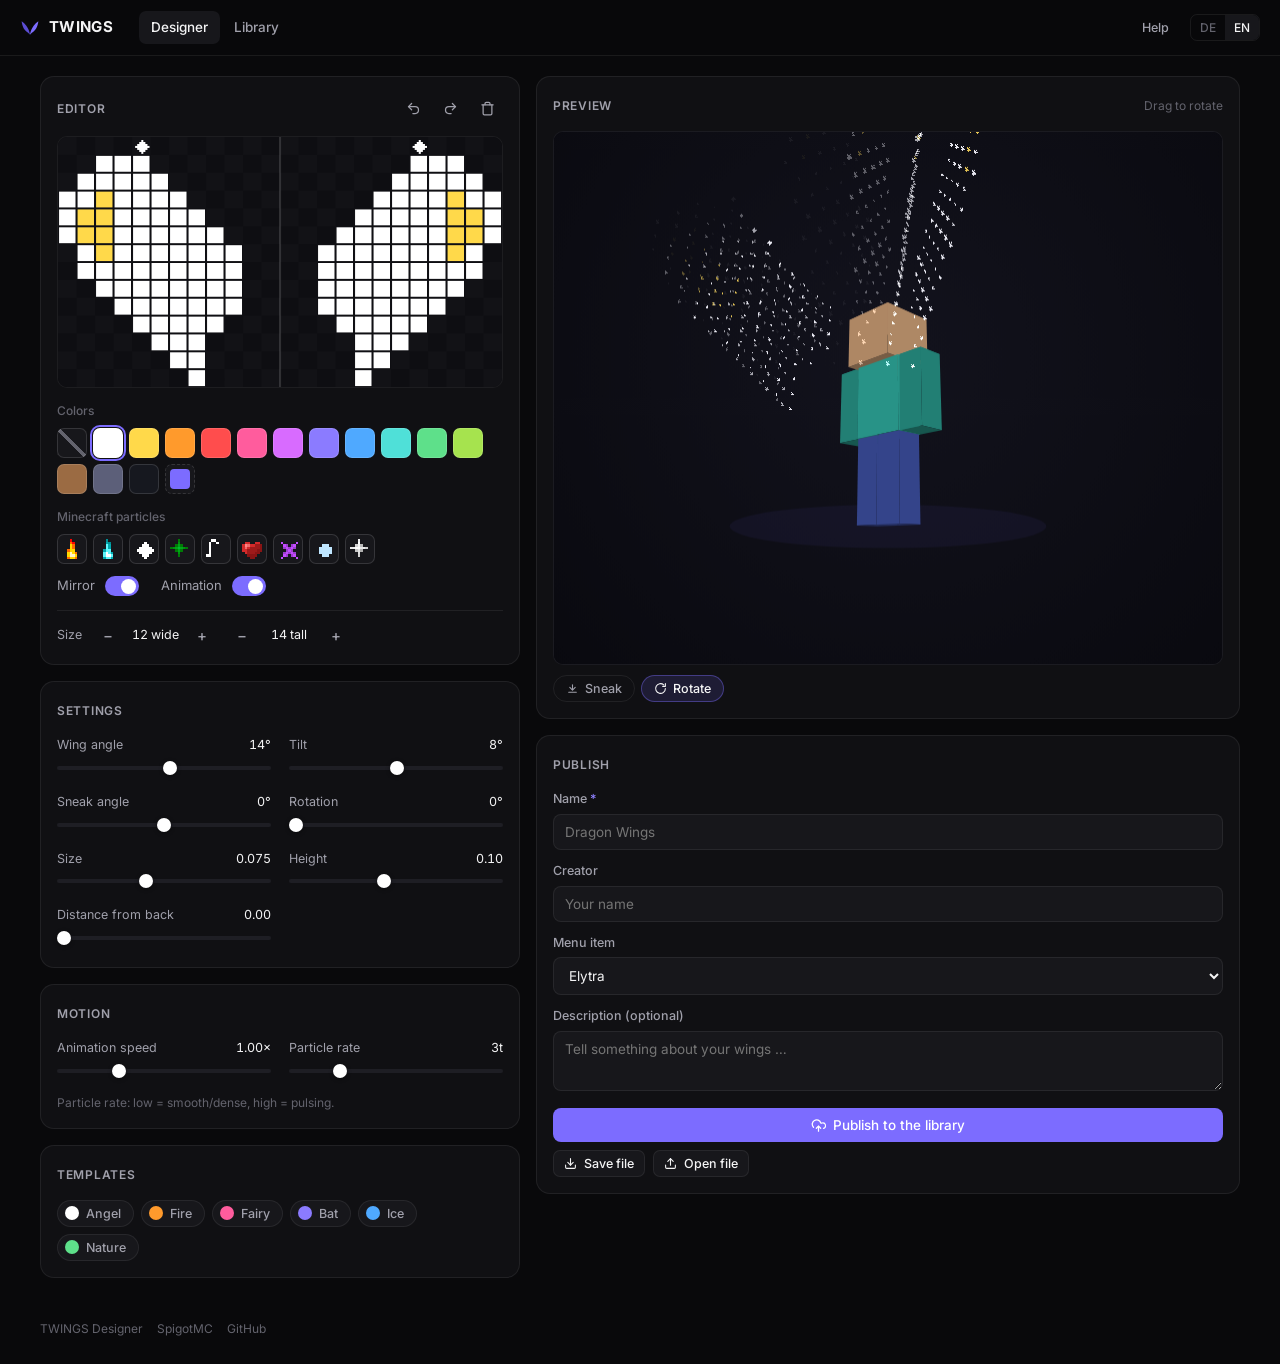
<file: designer/index.html>
<!DOCTYPE html>
<html lang="de">
<head>
<meta charset="UTF-8">
<meta name="viewport" content="width=device-width, initial-scale=1.0">
<title>TWINGS Designer</title>
<meta name="description" content="Design custom Minecraft particle wings in your browser — with a live 3D preview.">
<link rel="preconnect" href="https://fonts.googleapis.com">
<link rel="preconnect" href="https://fonts.gstatic.com" crossorigin>
<link href="https://fonts.googleapis.com/css2?family=Inter:wght@400;500;600;700&display=swap" rel="stylesheet">
<link rel="stylesheet" href="assets/style.css">
</head>
<body>

<nav class="nav">
  <a class="brand" href="index.html">
    <svg width="20" height="20" viewBox="0 0 24 24" fill="none">
      <path d="M12 20C12 20 13 10 22 4C22 4 21.5 12.5 16 16.5C13.5 18.3 12 20 12 20Z" fill="#7c6cff"/>
      <path d="M12 20C12 20 11 10 2 4C2 4 2.5 12.5 8 16.5C10.5 18.3 12 20 12 20Z" fill="#5b4dd4"/>
    </svg>
    TWINGS
  </a>
  <div class="nav-tabs">
    <a class="nav-tab active" href="index.html" data-i18n="navDesigner">Designer</a>
    <a class="nav-tab" href="library.html" data-i18n="navLibrary">Bibliothek</a>
  </div>
  <div class="nav-right">
    <button class="btn btn-ghost btn-sm" id="helpBtn" data-i18n="help">Hilfe</button>
    <div class="lang-switch">
      <button class="lang-opt" data-lang="de">DE</button>
      <button class="lang-opt" data-lang="en">EN</button>
    </div>
  </div>
</nav>

<main class="page workspace">
  <!-- ============ left: editor ============ -->
  <div class="col">
    <section class="panel">
      <div class="panel-head">
        <h2 class="panel-title" data-i18n="editor">Editor</h2>
        <div class="panel-tools">
          <button class="btn btn-ghost btn-icon" id="undoBtn" title="Rückgängig (Cmd+Z)">
            <svg viewBox="0 0 24 24" fill="none" stroke="currentColor" stroke-width="2" stroke-linecap="round" stroke-linejoin="round"><path d="M9 14 4 9l5-5"/><path d="M4 9h10.5a5.5 5.5 0 0 1 0 11H11"/></svg>
          </button>
          <button class="btn btn-ghost btn-icon" id="redoBtn" title="Wiederholen">
            <svg viewBox="0 0 24 24" fill="none" stroke="currentColor" stroke-width="2" stroke-linecap="round" stroke-linejoin="round"><path d="m15 14 5-5-5-5"/><path d="M20 9H9.5a5.5 5.5 0 0 0 0 11H13"/></svg>
          </button>
          <button class="btn btn-ghost btn-icon" id="clearBtn" title="Alles löschen">
            <svg viewBox="0 0 24 24" fill="none" stroke="currentColor" stroke-width="2" stroke-linecap="round" stroke-linejoin="round"><path d="M3 6h18"/><path d="M19 6v14a2 2 0 0 1-2 2H7a2 2 0 0 1-2-2V6"/><path d="M8 6V4a2 2 0 0 1 2-2h4a2 2 0 0 1 2 2v2"/></svg>
          </button>
        </div>
      </div>

      <canvas id="grid"></canvas>

      <div class="section-label" data-i18n="colors">Farben</div>
      <div class="palette" id="colorPalette"></div>

      <div class="section-label" data-i18n="particles">Minecraft-Partikel</div>
      <div class="palette" id="specialPalette"></div>

      <div class="switch-group">
        <div class="switch-row">
          <span class="label" data-i18n="mirror">Spiegeln</span>
          <button class="switch" id="mirrorSwitch" role="switch" aria-checked="true"></button>
        </div>
        <div class="switch-row">
          <span class="label" data-i18n="anim">Animation</span>
          <button class="switch" id="animSwitch" role="switch" aria-checked="true"></button>
        </div>
      </div>

      <div class="size-controls">
        <span class="size-label" data-i18n="canvasSize">Größe</span>
        <div class="stepper">
          <button class="btn btn-ghost btn-icon" data-size="w" data-d="-1" title="−">−</button>
          <span class="stepper-val"><span id="gridWVal"></span> <span data-i18n="wide">breit</span></span>
          <button class="btn btn-ghost btn-icon" data-size="w" data-d="1" title="+">+</button>
        </div>
        <div class="stepper">
          <button class="btn btn-ghost btn-icon" data-size="h" data-d="-1" title="−">−</button>
          <span class="stepper-val"><span id="gridHVal"></span> <span data-i18n="tall">hoch</span></span>
          <button class="btn btn-ghost btn-icon" data-size="h" data-d="1" title="+">+</button>
        </div>
      </div>
    </section>

    <section class="panel">
      <div class="panel-head"><h2 class="panel-title" data-i18n="settings">Einstellungen</h2></div>
      <div class="sliders">
        <div class="slider"><label><span data-i18n="sAngle">Flügel-Winkel</span><output id="degVal"></output></label>
          <input type="range" id="deg" min="-60" max="80" step="1"></div>
        <div class="slider"><label><span data-i18n="sTilt">Neigung</span><output id="tiltVal"></output></label>
          <input type="range" id="tilt" min="-45" max="60" step="1"></div>
        <div class="slider"><label><span data-i18n="sSneak">Schleich-Winkel</span><output id="sneakAddVal"></output></label>
          <input type="range" id="sneakAdd" min="-45" max="45" step="1"></div>
        <div class="slider"><label><span data-i18n="sRotation">Rotation</span><output id="rotationVal"></output></label>
          <input type="range" id="rotation" min="0" max="90" step="1"></div>
        <div class="slider"><label><span data-i18n="sSpacing">Größe</span><output id="spacingVal"></output></label>
          <input type="range" id="spacing" min="0.03" max="0.14" step="0.005"></div>
        <div class="slider"><label><span data-i18n="sUp">Höhe</span><output id="moveupVal"></output></label>
          <input type="range" id="moveup" min="-1" max="1.5" step="0.05"></div>
        <div class="slider"><label><span data-i18n="sBack">Abstand zum Rücken</span><output id="movebackVal"></output></label>
          <input type="range" id="moveback" min="0" max="1.5" step="0.05"></div>
      </div>
    </section>

    <section class="panel">
      <div class="panel-head"><h2 class="panel-title" data-i18n="motion">Bewegung</h2></div>
      <div class="sliders">
        <div class="slider"><label><span data-i18n="sAnimSpeed">Animations-Tempo</span><output id="animSpeedVal"></output></label>
          <input type="range" id="animSpeed" min="0.25" max="3" step="0.05"></div>
        <div class="slider"><label><span data-i18n="sRespawn">Partikel-Rate</span><output id="respawnRateVal"></output></label>
          <input type="range" id="respawnRate" min="1" max="10" step="1"></div>
      </div>
      <p class="hint" data-i18n="respawnHint" style="margin:10px 0 0;font-size:12px;color:var(--text-3)">Partikel-Rate: niedrig = flüssig/dicht, hoch = pulsierend.</p>
    </section>

    <section class="panel">
      <div class="panel-head"><h2 class="panel-title" data-i18n="templates">Vorlagen</h2></div>
      <div class="chips" id="templates"></div>
    </section>
  </div>

  <!-- ============ right: preview + publish ============ -->
  <div class="col">
    <section class="panel">
      <div class="panel-head">
        <h2 class="panel-title" data-i18n="preview">Vorschau</h2>
        <span style="font-size:12px;color:var(--text-3)" data-i18n="dragHint">Ziehen zum Drehen</span>
      </div>
      <canvas id="preview"></canvas>
      <div class="preview-controls">
        <button class="pill-toggle" id="sneakBtn">
          <svg viewBox="0 0 24 24" fill="none" stroke="currentColor" stroke-width="2" stroke-linecap="round" stroke-linejoin="round"><path d="M12 5v9"/><path d="m7 10 5 5 5-5"/><path d="M5 19h14"/></svg>
          <span data-i18n="sneak">Schleichen</span>
        </button>
        <button class="pill-toggle on" id="spinBtn">
          <svg viewBox="0 0 24 24" fill="none" stroke="currentColor" stroke-width="2" stroke-linecap="round" stroke-linejoin="round"><path d="M21 12a9 9 0 1 1-3-6.7"/><path d="M21 3v5h-5"/></svg>
          <span data-i18n="spin">Drehen</span>
        </button>
      </div>
    </section>

    <section class="panel">
      <div class="panel-head"><h2 class="panel-title" data-i18n="publish">Veröffentlichen</h2></div>
      <div class="field"><span><span data-i18n="nameLabel">Name</span> <span class="req">*</span></span>
        <input type="text" id="wingName" maxlength="40" data-i18n-ph="namePh" placeholder="Drachenflügel"></div>
      <div class="field"><span data-i18n="creatorLabel">Ersteller</span>
        <input type="text" id="creatorName" maxlength="30" data-i18n-ph="creatorPh" placeholder="Dein Name"></div>
      <div class="field"><span data-i18n="materialLabel">Menü-Item</span>
        <select id="wingMaterial"></select></div>
      <div class="field"><span data-i18n="descLabel">Beschreibung (optional)</span>
        <textarea id="wingDesc" maxlength="300" rows="2" data-i18n-ph="descPh" placeholder="Erzähl etwas über deine Flügel …"></textarea></div>
      <div class="actions">
        <button class="btn btn-primary btn-block" id="publishBtn">
          <svg viewBox="0 0 24 24" fill="none" stroke="currentColor" stroke-width="2" stroke-linecap="round" stroke-linejoin="round"><path d="M12 13v8"/><path d="M8.5 16.5 12 13l3.5 3.5"/><path d="M20 16.7A4.5 4.5 0 0 0 17.5 8h-1.8A7 7 0 1 0 4 14.9"/></svg>
          <span data-i18n="publishBtn">In der Bibliothek veröffentlichen</span>
        </button>
      </div>
      <div class="actions" style="margin-top:8px">
        <button class="btn btn-sm" id="exportBtn">
          <svg viewBox="0 0 24 24" fill="none" stroke="currentColor" stroke-width="2" stroke-linecap="round" stroke-linejoin="round"><path d="M21 15v4a2 2 0 0 1-2 2H5a2 2 0 0 1-2-2v-4"/><path d="m7 10 5 5 5-5"/><path d="M12 15V3"/></svg>
          <span data-i18n="export">Datei speichern</span>
        </button>
        <button class="btn btn-sm" id="importBtn">
          <svg viewBox="0 0 24 24" fill="none" stroke="currentColor" stroke-width="2" stroke-linecap="round" stroke-linejoin="round"><path d="M21 15v4a2 2 0 0 1-2 2H5a2 2 0 0 1-2-2v-4"/><path d="m7 8 5-5 5 5"/><path d="M12 3v12"/></svg>
          <span data-i18n="import">Datei öffnen</span>
        </button>
        <input type="file" id="importFile" accept=".yml,.yaml,.png,.jpg,.jpeg,.gif" hidden>
      </div>
    </section>
  </div>
</main>

<footer class="footer">
  <span>TWINGS Designer</span>
  <a href="https://www.spigotmc.org/resources/82088/" target="_blank" rel="noopener">SpigotMC</a>
  <a href="https://github.com/JasonHolweg/TWINGS" target="_blank" rel="noopener">GitHub</a>
</footer>

<!-- ============ dialogs ============ -->
<dialog id="helpDialog">
  <h3 data-i18n="helpTitle">So funktioniert’s</h3>
  <ol>
    <li data-i18n="help1">Wähle eine Farbe oder einen Minecraft-Partikel und male dein Muster. Mit „Spiegeln“ bleiben beide Flügel symmetrisch.</li>
    <li data-i18n="help2">Rechts siehst du live, wie die Flügel im Spiel aussehen — ziehe, um dich zu drehen.</li>
    <li data-i18n="help3">Gib deinen Flügeln einen Namen und veröffentliche sie in der Bibliothek.</li>
    <li data-i18n="help4">Du bekommst einen Befehl wie /twings install ab12cd34. Gib ihn einem Server-Admin — fertig!</li>
  </ol>
  <div class="dialog-actions">
    <button class="btn btn-primary" onclick="this.closest('dialog').close()" data-i18n="ok">Verstanden</button>
  </div>
</dialog>

<dialog id="publishDialog">
  <h3 data-i18n="publishedTitle">Veröffentlicht!</h3>
  <p class="dialog-sub" data-i18n="publishedSub">Deine Flügel sind jetzt in der Bibliothek. Mit diesem Befehl installiert sie jeder Server-Admin:</p>
  <div class="command-box">
    <code id="cmdText">/twings install …</code>
    <button class="btn btn-sm" id="copyCmdBtn">
      <svg viewBox="0 0 24 24" fill="none" stroke="currentColor" stroke-width="2" stroke-linecap="round" stroke-linejoin="round"><rect x="9" y="9" width="13" height="13" rx="2"/><path d="M5 15H4a2 2 0 0 1-2-2V4a2 2 0 0 1 2-2h9a2 2 0 0 1 2 2v1"/></svg>
      <span data-i18n="copy">Kopieren</span>
    </button>
  </div>
  <div class="dialog-actions">
    <a class="btn" href="library.html" data-i18n="viewInLibrary">In der Bibliothek ansehen</a>
    <button class="btn btn-primary" onclick="this.closest('dialog').close()" data-i18n="close">Schließen</button>
  </div>
</dialog>

<script src="assets/textures.js"></script>
<script src="assets/app.js"></script>
<script>
"use strict";
/* =========================================================================
   TWINGS Designer — editor, live 3D preview (exact plugin render math),
   publish flow. Shared logic lives in assets/app.js.
   ========================================================================= */

setPageStrings({
  de: {
    editor: "Editor", colors: "Farben", particles: "Minecraft-Partikel",
    mirror: "Spiegeln", anim: "Animation", settings: "Einstellungen",
    sAngle: "Flügel-Winkel", sTilt: "Neigung", sSpacing: "Größe", sUp: "Höhe", sBack: "Abstand zum Rücken",
    sSneak: "Schleich-Winkel", sRotation: "Rotation",
    motion: "Bewegung", sAnimSpeed: "Animations-Tempo", sRespawn: "Partikel-Rate",
    respawnHint: "Partikel-Rate: niedrig = flüssig/dicht, hoch = pulsierend.",
    canvasSize: "Größe", wide: "breit", tall: "hoch", materialLabel: "Menü-Item",
    templates: "Vorlagen", preview: "Vorschau", dragHint: "Ziehen zum Drehen",
    sneak: "Schleichen", spin: "Drehen",
    publish: "Veröffentlichen", nameLabel: "Name", creatorLabel: "Ersteller",
    descLabel: "Beschreibung (optional)",
    namePh: "Drachenflügel", creatorPh: "Dein Name", descPh: "Erzähl etwas über deine Flügel …",
    publishBtn: "In der Bibliothek veröffentlichen", publishing: "Wird veröffentlicht …", published: "Veröffentlicht ✓",
    export: "Datei speichern", import: "Datei öffnen",
    helpTitle: "So funktioniert’s",
    help1: "Wähle eine Farbe oder einen Minecraft-Partikel und male dein Muster. Mit „Spiegeln“ bleiben beide Flügel symmetrisch.",
    help2: "Rechts siehst du live, wie die Flügel im Spiel aussehen — ziehe, um dich zu drehen.",
    help3: "Gib deinen Flügeln einen Namen und veröffentliche sie in der Bibliothek.",
    help4: "Du bekommst einen Befehl wie /twings install ab12cd34. Gib ihn einem Server-Admin — fertig!",
    ok: "Verstanden",
    publishedTitle: "Veröffentlicht!",
    publishedSub: "Deine Flügel sind jetzt in der Bibliothek. Mit diesem Befehl installiert sie jeder Server-Admin:",
    viewInLibrary: "In der Bibliothek ansehen",
    saved: "Datei gespeichert", loaded: "Geladen", cleared: "Alles gelöscht",
    needName: "Gib deinen Flügeln zuerst einen Namen.", needPixels: "Male zuerst ein paar Pixel.",
    badFile: "Diese Datei kann nicht gelesen werden.",
    publishFailed: "Veröffentlichen hat nicht geklappt.", rateLimited: "Zu viele Veröffentlichungen — probier es später wieder.",
    remixLoaded: "Flügel aus der Bibliothek geladen",
    mirrorOn: "Spiegeln an — beide Seiten bleiben gleich.", mirrorOff: "Spiegeln aus — du malst das ganze Bild.",
    tplAngel: "Engel", tplFire: "Feuer", tplFairy: "Fee", tplBat: "Fledermaus", tplIce: "Eis", tplNature: "Natur",
    eraser: "Radierer", customColor: "Eigene Farbe",
  },
  en: {
    editor: "Editor", colors: "Colors", particles: "Minecraft particles",
    mirror: "Mirror", anim: "Animation", settings: "Settings",
    sAngle: "Wing angle", sTilt: "Tilt", sSpacing: "Size", sUp: "Height", sBack: "Distance from back",
    sSneak: "Sneak angle", sRotation: "Rotation",
    motion: "Motion", sAnimSpeed: "Animation speed", sRespawn: "Particle rate",
    respawnHint: "Particle rate: low = smooth/dense, high = pulsing.",
    canvasSize: "Size", wide: "wide", tall: "tall", materialLabel: "Menu item",
    templates: "Templates", preview: "Preview", dragHint: "Drag to rotate",
    sneak: "Sneak", spin: "Rotate",
    publish: "Publish", nameLabel: "Name", creatorLabel: "Creator",
    descLabel: "Description (optional)",
    namePh: "Dragon Wings", creatorPh: "Your name", descPh: "Tell something about your wings …",
    publishBtn: "Publish to the library", publishing: "Publishing …", published: "Published ✓",
    export: "Save file", import: "Open file",
    helpTitle: "How it works",
    help1: "Pick a color or a Minecraft particle and paint your pattern. “Mirror” keeps both wings symmetric.",
    help2: "The right side shows live how your wings look in-game — drag to rotate.",
    help3: "Give your wings a name and publish them to the library.",
    help4: "You get a command like /twings install ab12cd34. Give it to a server admin — done!",
    ok: "Got it",
    publishedTitle: "Published!",
    publishedSub: "Your wings are now in the library. Any server admin can install them with this command:",
    viewInLibrary: "View in library",
    saved: "File saved", loaded: "Loaded", cleared: "Cleared",
    needName: "Give your wings a name first.", needPixels: "Paint a few pixels first.",
    badFile: "Cannot read that file.",
    publishFailed: "Publishing failed.", rateLimited: "Too many publishes — try again later.",
    remixLoaded: "Wing loaded from the library",
    mirrorOn: "Mirror on — both sides stay identical.", mirrorOff: "Mirror off — you paint the whole picture.",
    tplAngel: "Angel", tplFire: "Fire", tplFairy: "Fairy", tplBat: "Bat", tplIce: "Ice", tplNature: "Nature",
    eraser: "Eraser", customColor: "Custom color",
  },
});

const BASE_COLORS = ["#ffffff", "#ffd94a", "#ff9a2c", "#ff4d4d", "#ff5c9d", "#d86bff",
                     "#8b7bff", "#4fa9ff", "#4fe0d8", "#5ee08a", "#a6e34e", "#9b6b43", "#5c5f79", "#16181f"];

/* ---------------- state ---------------- */
const DEFAULT_W = 12, DEFAULT_H = 14;
let state = {
  w: DEFAULT_W, h: DEFAULT_H,
  cells: new Array(DEFAULT_W * DEFAULT_H).fill(null),
  mirror: true, animated: true,
  deg: 10, tilt: 10, spacing: 0.07, moveup: 0, moveback: 0,
  sneakAdd: 0, rotation: 0, geometryCols: null,
  animSpeed: 1, respawnRate: 3, material: "ELYTRA",
  name: "", creator: "",
};
const MATERIALS = ["ELYTRA", "FEATHER", "MAP", "COOKIE", "NETHER_STAR", "FIRE_CHARGE",
  "BLAZE_POWDER", "GHAST_TEAR", "PHANTOM_MEMBRANE", "DRAGON_BREATH", "AMETHYST_SHARD",
  "GLOW_INK_SAC", "PAPER", "BONE", "ENDER_PEARL", "PRISMARINE_CRYSTALS"];
let brush = { t: "c", hex: "#ffffff" };
let undoStack = [], redoStack = [];
let sneaking = false, autoSpin = true;

function cellAt(c, r) { return state.cells[r * state.w + c] ?? null; }
function setCell(c, r, v) { if (c >= 0 && c < state.w && r >= 0 && r < state.h) state.cells[r * state.w + c] = v; }
// Snapshot the full editable state (not just cells) so undo restores the mirror
// flag and settings that width-changing operations like the mirror toggle mutate.
const SNAPSHOT_KEYS = ["w", "h", "mirror", "animated", "deg", "tilt", "spacing", "moveup", "moveback", "sneakAdd", "rotation", "geometryCols", "animSpeed", "respawnRate", "material"];
function snapshot() {
  const s = { cells: state.cells };
  for (const k of SNAPSHOT_KEYS) s[k] = state[k];
  return JSON.stringify(s);
}
function pushUndo() {
  undoStack.push(snapshot());
  if (undoStack.length > 60) undoStack.shift();
  redoStack.length = 0;
  state.geometryCols = null;
}
function restore(snap) {
  const s = JSON.parse(snap);
  state.cells = s.cells;
  for (const k of SNAPSHOT_KEYS) if (k in s) state[k] = s[k];
  if (typeof resetPuffs === "function") resetPuffs();
  syncControls(); drawGrid(); persist();
}
function persist() {
  store.set("twings.design", JSON.stringify(state));
  if (typeof markDirty === "function") markDirty(); // re-enable publish after any edit
}
function loadPersisted() {
  try {
    const s = JSON.parse(store.get("twings.design"));
    if (s && Array.isArray(s.cells) && s.w > 0) state = Object.assign(state, s);
  } catch (e) {}
}

/* ---------------- grid editor ---------------- */
const grid = document.getElementById("grid");
const gtx = grid.getContext("2d");

function displayCols() { return state.mirror ? state.w * 2 : state.w; }
function storedCol(dc) {
  if (!state.mirror) return dc;
  return dc < state.w ? dc : (state.w - 1) - (dc - state.w);
}
function drawGrid() {
  const cols = displayCols(), rows = state.h;
  const wCss = grid.clientWidth || 440;
  const cell = Math.floor(wCss / cols);
  const W = cell * cols, H = cell * rows;
  const dpr = window.devicePixelRatio || 1;
  grid.width = W * dpr; grid.height = H * dpr;
  grid.style.height = H + "px";
  gtx.setTransform(dpr, 0, 0, dpr, 0, 0);
  gtx.imageSmoothingEnabled = false;
  gtx.clearRect(0, 0, W, H);
  for (let r = 0; r < rows; r++) {
    for (let dc = 0; dc < cols; dc++) {
      const v = cellAt(storedCol(dc), r);
      const x = dc * cell, y = r * cell;
      gtx.fillStyle = ((r + dc) % 2 === 0) ? "#121216" : "#0e0e12";
      gtx.fillRect(x, y, cell, cell);
      if (v) {
        if (v.t === "c") {
          gtx.fillStyle = v.hex;
          gtx.fillRect(x + 1, y + 1, cell - 2, cell - 2);
        } else {
          const sp = Textures.forCell(v);
          if (sp) gtx.drawImage(sp, x + 1, y + 1, cell - 2, cell - 2);
        }
      }
    }
  }
  if (state.mirror) {
    gtx.fillStyle = "rgba(255,255,255,.14)";
    gtx.fillRect(state.w * cell - 1, 0, 2, H);
  }
}

let painting = false, paintedThisStroke = false;
function gridPos(ev) {
  const rect = grid.getBoundingClientRect();
  const cols = displayCols();
  return {
    dc: Math.floor((ev.clientX - rect.left) / (rect.width / cols)),
    r: Math.floor((ev.clientY - rect.top) / (rect.height / state.h)),
  };
}
function paint(ev) {
  const { dc, r } = gridPos(ev);
  if (dc < 0 || dc >= displayCols() || r < 0 || r >= state.h) return;
  const sc = storedCol(dc);
  const v = brush ? { ...brush } : null;
  if (JSON.stringify(cellAt(sc, r)) === JSON.stringify(v)) return;
  if (!paintedThisStroke) { pushUndo(); paintedThisStroke = true; }
  setCell(sc, r, v);
  drawGrid(); persist();
}
grid.addEventListener("pointerdown", ev => { painting = true; paintedThisStroke = false; grid.setPointerCapture(ev.pointerId); paint(ev); });
grid.addEventListener("pointermove", ev => { if (painting) paint(ev); });
window.addEventListener("pointerup", () => { painting = false; });

/* ---------------- palettes ---------------- */
function selectSwatch(el) {
  document.querySelectorAll(".swatch, .swatch-custom").forEach(s => s.classList.remove("sel"));
  el.classList.add("sel");
}
function buildPalettes() {
  const cp = document.getElementById("colorPalette");
  cp.innerHTML = "";
  const eraser = document.createElement("button");
  eraser.className = "swatch swatch-eraser";
  eraser.title = t("eraser");
  eraser.onclick = () => { brush = null; selectSwatch(eraser); };
  cp.appendChild(eraser);
  BASE_COLORS.forEach(hex => {
    const d = document.createElement("button");
    d.className = "swatch";
    d.style.background = hex;
    d.onclick = () => { brush = { t: "c", hex }; selectSwatch(d); };
    cp.appendChild(d);
  });
  const custom = document.createElement("input");
  custom.type = "color"; custom.className = "swatch-custom"; custom.value = "#7c6cff";
  custom.title = t("customColor");
  custom.oninput = () => { brush = { t: "c", hex: custom.value }; selectSwatch(custom); };
  custom.onclick = () => { brush = { t: "c", hex: custom.value }; selectSwatch(custom); };
  cp.appendChild(custom);

  const sp = document.getElementById("specialPalette");
  sp.innerHTML = "";
  Object.entries(SPECIALS).forEach(([key, def]) => {
    const d = document.createElement("button");
    d.className = "swatch";
    d.title = def.p;
    const sprite = Textures.sprite(def.tex, def.tint);
    if (sprite) {
      const icon = document.createElement("canvas");
      icon.width = 22; icon.height = 22;
      const ix = icon.getContext("2d");
      ix.imageSmoothingEnabled = false;
      ix.drawImage(sprite, 1, 1, 20, 20);
      d.appendChild(icon);
    }
    d.onclick = () => { brush = { t: "s", key }; selectSwatch(d); };
    sp.appendChild(d);
  });
  const first = cp.children[1];
  if (first) first.classList.add("sel");
}

/* =========================================================================
   3D preview — exact port of the plugin's WingRenderer (see WingRenderer.java
   for the documented legacy quirks: /60 pseudo-radians, doubled offsets,
   phantom pattern column). Player yaw is fixed at 0; the camera orbits.
   ========================================================================= */
const pv = document.getElementById("preview");
const ptx = pv.getContext("2d");
let cam = { yaw: 0.5, pitch: 0.28, dist: 4.6 };
let flap = { v: 0, plus: true };
let rot = { step: Math.random() * 20 };
const COS45 = 0.7071067811865476;
const ROTATION_SPEED = 0.2;

// In-game particles persist for a moment and fade. The preview mirrors that:
// a "puff" of particle positions is emitted at the wing's respawn cadence and
// fades over its lifetime, so a slow respawn rate visibly pulses and a fast one
// is continuous — and flapping puffs at different phases leave a motion trail.
let puffs = [];
let previewNowMs = 0;
let respawnCounter = 0;
const PUFF_LIFE_MS = 560;
const MAX_PUFFS = 5;

function stepAnimationTick() {
  // advance flap/rotation by the wing's animation speed, matching the plugin
  const speed = state.animSpeed || 1;
  if (state.mirror) {
    const d = 2 * speed;
    if (flap.plus) { flap.v += d; if (flap.v >= 32) { flap.v = 32; flap.plus = false; } }
    else { flap.v -= d; if (flap.v <= 0) { flap.v = 0; flap.plus = true; } }
  } else {
    rot.step += speed / 5;
    if (rot.step >= 300) rot.step -= 300;
  }
  // emit a new puff every `respawnRate` ticks
  if (++respawnCounter >= Math.max(1, Math.round(state.respawnRate || 3))) {
    respawnCounter = 0;
    const parts = computeParticles();
    puffs.push({ parts, born: previewNowMs });
    // cap overlapping puffs so huge/dense wings keep a bounded particle budget
    const cap = Math.max(2, Math.min(MAX_PUFFS, Math.floor(3500 / Math.max(1, parts.length))));
    while (puffs.length > cap) puffs.shift();
  }
  puffs = puffs.filter(pf => previewNowMs - pf.born < PUFF_LIFE_MS);
}
function resetPuffs() { puffs = []; respawnCounter = 0; }

function computeParticles() {
  const out = [];
  const len = state.geometryCols || (state.w + 1);
  let space = state.spacing;
  let baseDY = 1.4 + state.moveup;
  if (sneaking) { baseDY -= 0.3; space -= 0.01; }
  const flap2 = (state.animated && state.mirror) ? 2 * flap.v : 0;
  const totalAdd = state.deg + (state.sneakAdd || 0) + flap2;
  const oz = -COS45 * state.moveback;
  let rotAngle = null;
  if (state.animated && !state.mirror) rotAngle = rot.step / (ROTATION_SPEED * 90);
  const tiltRad = state.tilt * Math.PI / 180;
  const ct = Math.cos(tiltRad), st = Math.sin(tiltRad);
  const halves = state.mirror ? [false, true] : [false];
  for (const left of halves) {
    const angle = rotAngle !== null ? rotAngle : -((180 + (left ? -1 : 1) * totalAdd) / 60) + 2.985 + (state.rotation || 0);
    const ca = Math.cos(angle), sa = Math.sin(angle);
    let defXrel;
    if (left) defXrel = space * len;
    else defXrel = state.mirror ? -space * len + space : -space * len / 2 + space;
    // both mirror halves share the same back-offset (-0.25), matching the
    // plugin; using +0.25 for one half pushes it in front of the body
    const sideScale = state.mirror ? -0.25 : -0.5;
    const v2z = sideScale; // yaw 0: side vector = (cos90, 0, sin90) = (0,0,1)
    for (let r = 0; r < state.h; r++) {
      for (let c = 0; c < state.w; c++) {
        const cell = cellAt(c, r);
        if (!cell) continue;
        const dx = left ? defXrel - c * space : defXrel + c * space;
        const dy = baseDY - r * space;
        const ry = dy * ct, rz = dy * st;
        const x2 = dx * ca + rz * sa;
        const z2 = -dx * sa + rz * ca;
        out.push({ x: 2 * x2, y: 2 * ry, z: oz + 2 * z2 + v2z, cell });
      }
    }
  }
  return out;
}

function project(p, W, H) {
  const cy = Math.cos(cam.yaw), sy = Math.sin(cam.yaw);
  const cp = Math.cos(cam.pitch), sp = Math.sin(cam.pitch);
  const ty = p.y - 1.1;
  let x = cy * p.x + sy * p.z;
  let z = -sy * p.x + cy * p.z;
  let y = cp * ty - sp * z;
  z = sp * ty + cp * z;
  z += cam.dist;
  if (z < 0.1) return null;
  const f = (H * 0.98) / z;
  return { sx: W / 2 + x * f, sy: H / 2 - y * f, z, f };
}

const PLAYER_BOXES = [
  { c: [0, 1.62, 0],    s: [0.50, 0.46, 0.50], col: "#c79b73" },
  { c: [0, 1.08, 0],    s: [0.50, 0.66, 0.26], col: "#2ea89a" },
  { c: [-0.38, 1.08, 0], s: [0.24, 0.66, 0.24], col: "#279185" },
  { c: [0.38, 1.08, 0],  s: [0.24, 0.66, 0.24], col: "#279185" },
  { c: [-0.13, 0.38, 0], s: [0.24, 0.74, 0.24], col: "#3c4e9e" },
  { c: [0.13, 0.38, 0],  s: [0.24, 0.74, 0.24], col: "#3c4e9e" },
];
function boxFaces(box) {
  const [cx, cy, cz] = box.c, [w, h, d] = box.s;
  const x0 = cx - w / 2, x1 = cx + w / 2, y0 = cy - h / 2, y1 = cy + h / 2, z0 = cz - d / 2, z1 = cz + d / 2;
  const v = [[x0, y0, z0], [x1, y0, z0], [x1, y1, z0], [x0, y1, z0], [x0, y0, z1], [x1, y0, z1], [x1, y1, z1], [x0, y1, z1]];
  return [
    { i: [0, 1, 2, 3], n: [0, 0, -1] }, { i: [5, 4, 7, 6], n: [0, 0, 1] },
    { i: [4, 0, 3, 7], n: [-1, 0, 0] }, { i: [1, 5, 6, 2], n: [1, 0, 0] },
    { i: [3, 2, 6, 7], n: [0, 1, 0] }, { i: [4, 5, 1, 0], n: [0, -1, 0] },
  ].map(f => ({ verts: f.i.map(ix => ({ x: v[ix][0], y: v[ix][1], z: v[ix][2] })), n: f.n, col: box.col }));
}
function shadeColor(hex, f) {
  const n = parseInt(hex.slice(1), 16);
  return `rgb(${Math.min(255, ((n >> 16) & 255) * f) | 0},${Math.min(255, ((n >> 8) & 255) * f) | 0},${Math.min(255, (n & 255) * f) | 0})`;
}

let frameTick = 0;
function renderPreview() {
  const wCss = pv.clientWidth || 460;
  const hCss = Math.round(wCss * 0.8);
  const dpr = window.devicePixelRatio || 1;
  if (pv.width !== wCss * dpr) { pv.width = wCss * dpr; pv.height = hCss * dpr; pv.style.height = hCss + "px"; }
  ptx.setTransform(dpr, 0, 0, dpr, 0, 0);
  const W = wCss, H = hCss;

  const g = ptx.createRadialGradient(W / 2, H * 0.42, 40, W / 2, H * 0.42, H);
  g.addColorStop(0, "#12121c");
  g.addColorStop(1, "#08080d");
  ptx.fillStyle = g; ptx.fillRect(0, 0, W, H);

  const gp = project({ x: 0, y: 0, z: 0 }, W, H);
  if (gp) {
    ptx.fillStyle = "rgba(124,108,255,.06)";
    ptx.beginPath();
    ptx.ellipse(gp.sx, gp.sy, 1.3 * gp.f, 0.42 * gp.f * Math.max(0.25, Math.sin(cam.pitch) + 0.15), 0, 0, 7);
    ptx.fill();
  }

  const drawables = [];
  for (const box of PLAYER_BOXES) {
    for (const face of boxFaces(box)) {
      const pts = face.verts.map(v => project(v, W, H));
      if (pts.some(p => !p)) continue;
      drawables.push({ z: pts.reduce((a, p) => a + p.z, 0) / 4, kind: "face", pts, face });
    }
  }
  // draw particles from every live puff, faded by age (older = fainter)
  for (const puff of puffs) {
    const alpha = Math.max(0, 1 - (previewNowMs - puff.born) / PUFF_LIFE_MS);
    if (alpha <= 0.01) continue;
    for (const p of puff.parts) {
      const pr = project(p, W, H);
      if (pr) drawables.push({ z: pr.z, kind: "sprite", pr, p, alpha });
    }
  }
  drawables.sort((a, b) => b.z - a.z);

  ptx.imageSmoothingEnabled = false;
  for (const d of drawables) {
    if (d.kind === "face") {
      const cy = Math.cos(cam.yaw), sy = Math.sin(cam.yaw);
      const nz = -sy * d.face.n[0] + cy * d.face.n[2];
      if (nz > 0.02) continue;
      const shade = 0.6 + 0.4 * Math.max(0, -nz * 0.7 + d.face.n[1] * 0.4 + 0.2);
      ptx.fillStyle = shadeColor(d.face.col, shade);
      ptx.beginPath();
      ptx.moveTo(d.pts[0].sx, d.pts[0].sy);
      for (let i = 1; i < 4; i++) ptx.lineTo(d.pts[i].sx, d.pts[i].sy);
      ptx.closePath(); ptx.fill();
    } else {
      const sprite = Textures.forCell(d.p.cell);
      if (!sprite) continue;
      const tw = 0.8 + 0.2 * Math.sin(frameTick * 0.3 + d.p.x * 13.7 + d.p.y * 7.1);
      // per-particle true in-game size (hearts are large, dust is small)
      const size = Math.max(3, d.pr.f * 0.055) * tw * cellScale(d.p.cell);
      ptx.globalCompositeOperation = "lighter";
      ptx.globalAlpha = d.alpha;
      ptx.drawImage(sprite, d.pr.sx - size / 2, d.pr.sy - size / 2, size, size);
      ptx.globalAlpha = 1;
      ptx.globalCompositeOperation = "source-over";
    }
  }
}

let dragging = false, lastX = 0, lastY = 0;
pv.addEventListener("pointerdown", ev => { dragging = true; lastX = ev.clientX; lastY = ev.clientY; pv.classList.add("dragging"); pv.setPointerCapture(ev.pointerId); });
pv.addEventListener("pointermove", ev => {
  if (!dragging) return;
  cam.yaw += (ev.clientX - lastX) * 0.008;
  cam.pitch = Math.max(-0.1, Math.min(1.1, cam.pitch + (ev.clientY - lastY) * 0.006));
  lastX = ev.clientX; lastY = ev.clientY;
});
window.addEventListener("pointerup", () => { dragging = false; pv.classList.remove("dragging"); });
pv.addEventListener("wheel", ev => { ev.preventDefault(); cam.dist = Math.max(2.6, Math.min(8, cam.dist + ev.deltaY * 0.003)); }, { passive: false });

let lastAnim = 0;
function loop(ts) {
  previewNowMs = ts;
  if (!lastAnim) lastAnim = ts;
  // fixed 50ms (20 Hz) animation steps, catching up after a lag but capped
  let steps = 0;
  while (ts - lastAnim >= 50 && steps < 4) { stepAnimationTick(); lastAnim += 50; steps++; }
  if (ts - lastAnim >= 50) lastAnim = ts; // fell too far behind; resync
  if (autoSpin && !dragging) cam.yaw += 0.004;
  frameTick++;
  renderPreview();
  requestAnimationFrame(loop);
}

/* ---------------- import / export / templates ---------------- */
function sanitizeFileName(name) {
  return (name || "wings").toLowerCase()
    .replace(/[ä]/g, "ae").replace(/[ö]/g, "oe").replace(/[ü]/g, "ue").replace(/ß/g, "ss")
    .replace(/\s+/g, "_").replace(/[^a-z0-9_-]/g, "").slice(0, 32) || "wings";
}
function applyGridData(data) {
  pushUndo();
  state.w = data.w; state.h = data.h; state.cells = data.cells;
  state.geometryCols = data.geometryCols ?? null;
  if (data.meta) {
    state.mirror = data.meta.mirror;
    state.animated = data.meta.animated;
    state.deg = data.meta.deg; state.tilt = data.meta.tilt;
    state.sneakAdd = data.meta.sneakAdd || 0; state.rotation = data.meta.rotation || 0;
    state.spacing = data.meta.spacing; state.moveup = data.meta.moveup; state.moveback = data.meta.moveback;
    state.animSpeed = data.meta.animSpeed || 1; state.respawnRate = data.meta.respawnRate || 3;
    state.material = data.meta.material || "ELYTRA";
    if (data.meta.name) state.name = data.meta.name;
    if (data.meta.creator) state.creator = data.meta.creator;
  }
  resetPuffs();
  buildMaterialSelect();
  syncControls(); drawGrid(); persist();
}
function importWingYamlText(text) {
  const data = gridFromParsed(parseWingYaml(text));
  if (!data) return false;
  applyGridData(data);
  return true;
}
function importImage(file) {
  const img = new Image();
  img.onload = () => {
    const MAX = 28;
    const scale = Math.min(1, MAX / img.width, MAX / img.height);
    const w = Math.max(1, Math.round(img.width * scale)), h = Math.max(1, Math.round(img.height * scale));
    const oc = document.createElement("canvas"); oc.width = w; oc.height = h;
    const octx = oc.getContext("2d");
    octx.drawImage(img, 0, 0, w, h);
    const data = octx.getImageData(0, 0, w, h).data;
    pushUndo();
    state.w = w; state.h = h; state.mirror = false; state.animated = false;
    state.cells = new Array(w * h).fill(null);
    for (let r = 0; r < h; r++) for (let c = 0; c < w; c++) {
      const i = (r * w + c) * 4;
      if (data[i + 3] > 120) {
        setCell(c, r, { t: "c", hex: "#" + [data[i], data[i + 1], data[i + 2]].map(n => n.toString(16).padStart(2, "0")).join("") });
      }
    }
    syncControls(); drawGrid(); persist(); toast(t("loaded"));
  };
  img.src = URL.createObjectURL(file);
}

const TEMPLATES = [
  { key: "tplAngel", dot: "#ffffff", mirror: true, deg: 14, tilt: 8, spacing: 0.075, moveup: 0.1, animated: true,
    map: { w: { t: "c", hex: "#ffffff" }, g: { t: "c", hex: "#ffd94a" }, s: { t: "s", key: "ER" } },
    rows: ["....s.......", "..www.......", ".wwwww......", "wwgwwww.....", "wggwwwww....", "wggwwwwww...",
           ".wgwwwwwww..", ".wwwwwwwww..", "..wwwwwwww..", "...wwwwwww..", "....wwwww...", ".....www....",
           "......ww....", ".......w...."] },
  { key: "tplFire", dot: "#ff9a2c", mirror: true, deg: 12, tilt: 12, spacing: 0.075, moveup: 0, animated: true,
    map: { f: { t: "s", key: "FL" }, r: { t: "c", hex: "#ff4d4d" }, o: { t: "c", hex: "#ff9a2c" }, y: { t: "c", hex: "#ffd94a" } },
    rows: ["f...........", ".f..f.......", "roroyf......", "rooroo......", ".rooroor....", ".rroorooo...",
           "..rrooroor..", "..rrrooroo..", "...rrooroo..", "....rroor...", ".....rror...", "......rr....",
           ".......r...."] },
  { key: "tplFairy", dot: "#ff5c9d", mirror: true, deg: 20, tilt: 6, spacing: 0.065, moveup: 0.15, animated: true,
    map: { p: { t: "c", hex: "#ff5c9d" }, l: { t: "c", hex: "#d86bff" }, w: { t: "c", hex: "#ffffff" }, s: { t: "s", key: "EN" } },
    rows: ["....s.......", "..ppp.......", ".plllp......", "pllwllp.....", "pllwwllp....", ".pllwllp....",
           "..plllpp....", "...ppp.s....", "..ppp.......", ".pllp.......", "pllp........", ".pp........."] },
  { key: "tplBat", dot: "#8b7bff", mirror: true, deg: 8, tilt: 16, spacing: 0.08, moveup: -0.05, animated: true,
    map: { d: { t: "c", hex: "#2b2438" }, v: { t: "c", hex: "#5c4a8c" }, m: { t: "c", hex: "#8b7bff" } },
    rows: ["d...........", "dd..........", "dvd.....d...", "dvvd...dd...", "dvvvd.dvd...", "dvmvvdvvd...",
           "dvmmvvvd....", ".dvmmvvd....", ".dvmvvd.....", "..dvvd......", "..dvd.......", "...d........"] },
  { key: "tplIce", dot: "#4fa9ff", mirror: true, deg: 16, tilt: 10, spacing: 0.07, moveup: 0.05, animated: true,
    map: { b: { t: "c", hex: "#4fa9ff" }, h: { t: "c", hex: "#bfe6ff" }, w: { t: "c", hex: "#ffffff" }, s: { t: "s", key: "SN" } },
    rows: ["s...........", ".bb.........", "bhhb........", "bhwhb.......", "bhwwhb......", ".bhwwhb.....",
           ".bhwwwhb....", "..bhwwhb....", "..bhwhb.....", "...bhb..s...", "...bb.......", "....b......."] },
  { key: "tplNature", dot: "#5ee08a", mirror: true, deg: 12, tilt: 8, spacing: 0.075, moveup: 0, animated: true,
    map: { g: { t: "c", hex: "#5ee08a" }, d: { t: "c", hex: "#2e9e58" }, y: { t: "c", hex: "#a6e34e" }, h: { t: "s", key: "HV" } },
    rows: ["h...........", ".gg.........", "gyyg........", "gydyg.......", "gydydg......", ".gydydg.....",
           ".gyddydg....", "..gyddyg....", "..gydyg.....", "...gyg...h..", "...gg.......", "....g......."] },
];
function loadTemplate(tpl) {
  pushUndo();
  const h = tpl.rows.length, w = Math.max(...tpl.rows.map(r => r.length));
  state.w = w; state.h = h;
  state.cells = new Array(w * h).fill(null);
  tpl.rows.forEach((row, r) => {
    [...row].forEach((ch, c) => { if (tpl.map[ch]) setCell(c, r, { ...tpl.map[ch] }); });
  });
  state.mirror = tpl.mirror; state.animated = tpl.animated;
  state.deg = tpl.deg; state.tilt = tpl.tilt; state.spacing = tpl.spacing;
  state.moveup = tpl.moveup; state.moveback = 0;
  state.sneakAdd = 0; state.rotation = 0;
  state.animSpeed = 1; state.respawnRate = 3; state.material = "ELYTRA";
  resetPuffs();
  syncControls(); drawGrid(); persist();
}
function buildTemplates() {
  const box = document.getElementById("templates");
  box.innerHTML = "";
  TEMPLATES.forEach(tpl => {
    const b = document.createElement("button");
    b.className = "chip";
    const dot = document.createElement("span");
    dot.className = "dot"; dot.style.background = tpl.dot;
    const label = document.createElement("span");
    label.textContent = t(tpl.key);
    b.append(dot, label);
    b.onclick = () => loadTemplate(tpl);
    box.appendChild(b);
  });
}

/* ---------------- publish ---------------- */
// Once a design is published, the button stays disabled until the design
// changes again — so repeated clicks can't flood the library with duplicates.
// The server also dedupes identical content per client as a second line.
let publishClean = false;
function markPublished() {
  publishClean = true;
  const btn = document.getElementById("publishBtn");
  btn.disabled = true;
  btn.querySelector("span").textContent = t("published");
}
function markDirty() {
  if (!publishClean) return;
  publishClean = false;
  const btn = document.getElementById("publishBtn");
  btn.disabled = false;
  btn.querySelector("span").textContent = t("publishBtn");
}

async function publish() {
  if (publishClean) return;
  state.name = document.getElementById("wingName").value.trim();
  state.creator = document.getElementById("creatorName").value.trim();
  const description = document.getElementById("wingDesc").value.trim();
  if (state.name.length < 2) { toast(t("needName"), "err"); document.getElementById("wingName").focus(); return; }
  if (!state.cells.some(Boolean)) { toast(t("needPixels"), "err"); return; }
  const btn = document.getElementById("publishBtn");
  btn.disabled = true;
  btn.querySelector("span").textContent = t("publishing");
  let ok = false;
  try {
    const res = await api.publish({
      name: state.name,
      creator: state.creator || "Anonym",
      description,
      yaml: yamlFromState(state),
    });
    if (res && res.ok) {
      ok = true;
      document.getElementById("cmdText").textContent = installCommand(res.id);
      document.getElementById("publishDialog").showModal();
    } else if (res && res.error === "rate_limited") {
      toast(t("rateLimited"), "err");
    } else {
      toast(t("publishFailed"), "err");
    }
  } catch (e) {
    toast(t("publishFailed"), "err");
  } finally {
    if (ok) {
      markPublished();
    } else {
      btn.disabled = false;
      btn.querySelector("span").textContent = t("publishBtn");
    }
  }
}

/* ---------------- controls ---------------- */
function syncControls() {
  for (const [id, key, fmt] of [["deg", "deg", v => v + "°"], ["tilt", "tilt", v => v + "°"],
      ["sneakAdd", "sneakAdd", v => v + "°"], ["rotation", "rotation", v => v + "°"],
      ["spacing", "spacing", v => v.toFixed(3)], ["moveup", "moveup", v => v.toFixed(2)],
      ["moveback", "moveback", v => v.toFixed(2)],
      ["animSpeed", "animSpeed", v => v.toFixed(2) + "×"], ["respawnRate", "respawnRate", v => v + "t"]]) {
    document.getElementById(id).value = state[key];
    document.getElementById(id + "Val").textContent = fmt(state[key]);
  }
  document.getElementById("gridWVal").textContent = state.w;
  document.getElementById("gridHVal").textContent = state.h;
  document.getElementById("mirrorSwitch").setAttribute("aria-checked", state.mirror);
  document.getElementById("animSwitch").setAttribute("aria-checked", state.animated);
  document.getElementById("wingName").value = state.name;
  document.getElementById("creatorName").value = state.creator;
  document.getElementById("wingMaterial").value = state.material;
}

/** Resizes the grid, preserving overlapping cells (top-left anchored). */
function resizeGrid(newW, newH) {
  newW = Math.max(1, Math.min(40, newW));
  newH = Math.max(1, Math.min(48, newH));
  if (newW === state.w && newH === state.h) return;
  pushUndo();
  const cells = new Array(newW * newH).fill(null);
  for (let r = 0; r < Math.min(newH, state.h); r++) {
    for (let c = 0; c < Math.min(newW, state.w); c++) {
      cells[r * newW + c] = cellAt(c, r);
    }
  }
  state.w = newW; state.h = newH; state.cells = cells;
  resetPuffs();
  syncControls(); drawGrid(); persist();
}

function buildMaterialSelect() {
  const sel = document.getElementById("wingMaterial");
  sel.innerHTML = "";
  for (const m of MATERIALS) {
    const o = document.createElement("option");
    o.value = m;
    o.textContent = m.replace(/_/g, " ").toLowerCase().replace(/\b\w/g, ch => ch.toUpperCase());
    sel.appendChild(o);
  }
  // include a custom material the file may carry that isn't in the list
  if (state.material && !MATERIALS.includes(state.material)) {
    const o = document.createElement("option");
    o.value = state.material; o.textContent = state.material;
    sel.appendChild(o);
  }
  sel.value = state.material;
}

function wire() {
  for (const [id, key] of [["deg", "deg"], ["tilt", "tilt"], ["sneakAdd", "sneakAdd"],
      ["rotation", "rotation"], ["spacing", "spacing"], ["moveup", "moveup"], ["moveback", "moveback"],
      ["animSpeed", "animSpeed"], ["respawnRate", "respawnRate"]]) {
    document.getElementById(id).addEventListener("input", ev => {
      state[key] = parseFloat(ev.target.value);
      syncControls(); persist();
    });
  }
  document.querySelectorAll(".size-controls [data-size]").forEach(btn => {
    btn.addEventListener("click", () => {
      const d = parseInt(btn.dataset.d);
      if (btn.dataset.size === "w") resizeGrid(state.w + d, state.h);
      else resizeGrid(state.w, state.h + d);
    });
  });
  document.getElementById("wingMaterial").addEventListener("change", ev => {
    state.material = ev.target.value; persist();
  });
  document.getElementById("mirrorSwitch").onclick = () => {
    pushUndo();
    state.mirror = !state.mirror;
    toast(state.mirror ? t("mirrorOn") : t("mirrorOff"));
    if (!state.mirror) {
      const w2 = state.w * 2, cells = new Array(w2 * state.h).fill(null);
      for (let r = 0; r < state.h; r++) for (let dc = 0; dc < w2; dc++) {
        const sc = dc < state.w ? dc : (state.w - 1) - (dc - state.w);
        cells[r * w2 + dc] = cellAt(sc, r) ? { ...cellAt(sc, r) } : null;
      }
      state.w = w2; state.cells = cells;
    } else {
      const w2 = Math.max(1, Math.floor(state.w / 2));
      const cells = new Array(w2 * state.h).fill(null);
      for (let r = 0; r < state.h; r++) for (let c = 0; c < w2; c++) {
        cells[r * w2 + c] = cellAt(c, r) ? { ...cellAt(c, r) } : null;
      }
      state.w = w2; state.cells = cells;
    }
    resetPuffs();
    syncControls(); drawGrid(); persist();
  };
  document.getElementById("animSwitch").onclick = () => {
    state.animated = !state.animated; resetPuffs(); syncControls(); persist();
  };
  document.getElementById("undoBtn").onclick = () => {
    if (!undoStack.length) return;
    redoStack.push(snapshot());
    restore(undoStack.pop());
  };
  document.getElementById("redoBtn").onclick = () => {
    if (!redoStack.length) return;
    undoStack.push(snapshot());
    restore(redoStack.pop());
  };
  window.addEventListener("keydown", ev => {
    if ((ev.metaKey || ev.ctrlKey) && ev.key === "z") {
      ev.preventDefault();
      (ev.shiftKey ? document.getElementById("redoBtn") : document.getElementById("undoBtn")).click();
    }
  });
  document.getElementById("clearBtn").onclick = () => {
    pushUndo();
    state.cells = new Array(state.w * state.h).fill(null);
    resetPuffs();
    drawGrid(); persist(); toast(t("cleared"));
  };
  document.getElementById("sneakBtn").onclick = ev => {
    sneaking = !sneaking; ev.currentTarget.classList.toggle("on", sneaking);
  };
  document.getElementById("spinBtn").onclick = ev => {
    autoSpin = !autoSpin; ev.currentTarget.classList.toggle("on", autoSpin);
  };
  document.getElementById("wingName").addEventListener("input", ev => { state.name = ev.target.value; persist(); });
  document.getElementById("creatorName").addEventListener("input", ev => { state.creator = ev.target.value; persist(); });
  document.getElementById("wingDesc").addEventListener("input", markDirty);
  document.getElementById("publishBtn").onclick = publish;
  document.getElementById("exportBtn").onclick = () => {
    state.name = document.getElementById("wingName").value.trim();
    if (state.name.length < 2) { toast(t("needName"), "err"); document.getElementById("wingName").focus(); return; }
    const blob = new Blob([yamlFromState(state)], { type: "text/yaml" });
    const a = document.createElement("a");
    a.href = URL.createObjectURL(blob);
    a.download = sanitizeFileName(state.name) + ".yml";
    a.click();
    URL.revokeObjectURL(a.href);
    toast(t("saved"));
  };
  document.getElementById("importBtn").onclick = () => document.getElementById("importFile").click();
  document.getElementById("importFile").addEventListener("change", ev => {
    const file = ev.target.files[0];
    if (!file) return;
    ev.target.value = "";
    if (/\.(png|jpe?g|gif)$/i.test(file.name)) { importImage(file); return; }
    file.text().then(txt => {
      if (importWingYamlText(txt)) toast(t("loaded")); else toast(t("badFile"), "err");
    });
  });
  document.getElementById("copyCmdBtn").onclick = async ev => {
    const span = ev.currentTarget.querySelector("span"); // capture before await; currentTarget is null after
    const ok = await copyText(document.getElementById("cmdText").textContent);
    if (ok) {
      span.textContent = t("copied");
      setTimeout(() => { span.textContent = t("copy"); }, 1600);
    }
  };
  document.getElementById("helpBtn").onclick = () => document.getElementById("helpDialog").showModal();
  window.addEventListener("resize", drawGrid);
  document.addEventListener("langchange", () => { buildTemplates(); syncControls(); });
}

/* ---------------- boot ---------------- */
Textures.load().then(async () => {
  loadPersisted();
  initNav();
  applyLang();
  buildPalettes();
  buildMaterialSelect();
  buildTemplates();
  wire();
  syncControls();

  const remixId = new URLSearchParams(location.search).get("wing");
  if (remixId && /^[a-z0-9]{4,20}$/.test(remixId)) {
    const yaml = await api.getYaml(remixId);
    if (yaml && importWingYamlText(yaml)) toast(t("remixLoaded"));
  }
  if (state.cells.every(c => !c)) loadTemplate(TEMPLATES[0]);
  drawGrid();
  requestAnimationFrame(loop);
});
</script>
</body>
</html>
</file>
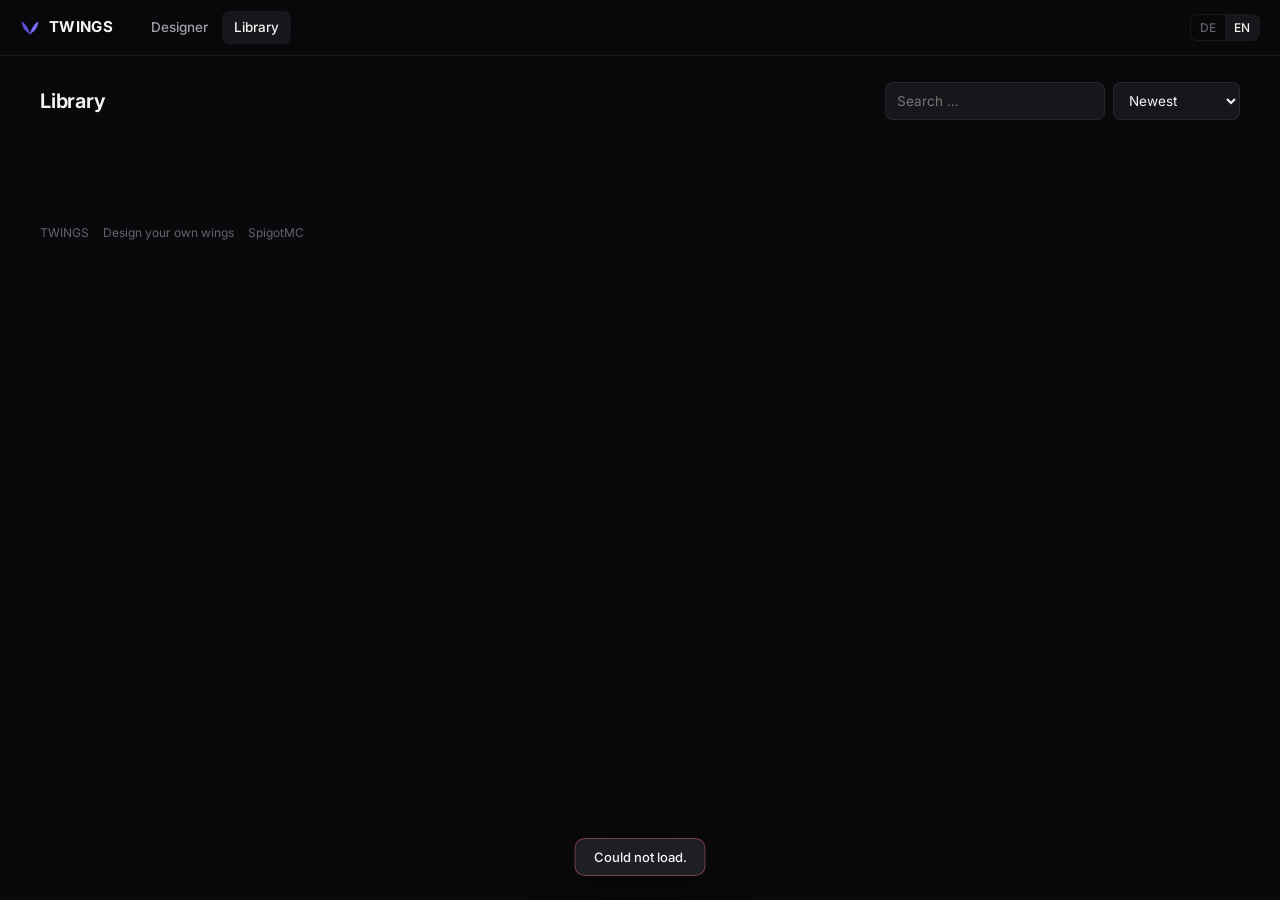
<file: designer/library.html>
<!DOCTYPE html>
<html lang="de">
<head>
<meta charset="UTF-8">
<meta name="viewport" content="width=device-width, initial-scale=1.0">
<title>TWINGS Bibliothek</title>
<meta name="description" content="Browse and install community-made Minecraft particle wings.">
<link rel="preconnect" href="https://fonts.googleapis.com">
<link rel="preconnect" href="https://fonts.gstatic.com" crossorigin>
<link href="https://fonts.googleapis.com/css2?family=Inter:wght@400;500;600;700&display=swap" rel="stylesheet">
<link rel="stylesheet" href="assets/style.css">
</head>
<body>

<nav class="nav">
  <a class="brand" href="index.html">
    <svg width="20" height="20" viewBox="0 0 24 24" fill="none">
      <path d="M12 20C12 20 13 10 22 4C22 4 21.5 12.5 16 16.5C13.5 18.3 12 20 12 20Z" fill="#7c6cff"/>
      <path d="M12 20C12 20 11 10 2 4C2 4 2.5 12.5 8 16.5C10.5 18.3 12 20 12 20Z" fill="#5b4dd4"/>
    </svg>
    TWINGS
  </a>
  <div class="nav-tabs">
    <a class="nav-tab" href="index.html" data-i18n="navDesigner">Designer</a>
    <a class="nav-tab active" href="library.html" data-i18n="navLibrary">Bibliothek</a>
  </div>
  <div class="nav-right">
    <div class="lang-switch">
      <button class="lang-opt" data-lang="de">DE</button>
      <button class="lang-opt" data-lang="en">EN</button>
    </div>
  </div>
</nav>

<main class="page">
  <div class="lib-head">
    <h1 data-i18n="title">Bibliothek</h1>
    <span class="sub" id="countLabel"></span>
    <div class="lib-controls">
      <input type="text" id="search" data-i18n-ph="searchPh" placeholder="Suchen …">
      <select id="sort">
        <option value="new" data-i18n="sortNew">Neueste</option>
        <option value="popular" data-i18n="sortPopular">Beliebteste</option>
      </select>
    </div>
  </div>

  <div class="lib-grid" id="libGrid"></div>

  <div class="lib-more">
    <button class="btn" id="moreBtn" hidden data-i18n="more">Mehr laden</button>
  </div>
</main>

<footer class="footer">
  <span>TWINGS</span>
  <a href="index.html" data-i18n="footerDesign">Eigene Flügel gestalten</a>
  <a href="https://www.spigotmc.org/resources/82088/" target="_blank" rel="noopener">SpigotMC</a>
</footer>

<script src="assets/textures.js"></script>
<script src="assets/app.js"></script>
<script>
"use strict";
/* TWINGS library — browse & install published wings. */

setPageStrings({
  de: {
    title: "Bibliothek", searchPh: "Suchen …", sortNew: "Neueste", sortPopular: "Beliebteste",
    more: "Mehr laden", installed: "Installationen",
    empty: "Noch keine Flügel veröffentlicht. Sei die erste Person!",
    emptySearch: "Nichts gefunden.",
    designFirst: "Flügel gestalten", footerDesign: "Eigene Flügel gestalten",
    wings: "Flügel",
  },
  en: {
    title: "Library", searchPh: "Search …", sortNew: "Newest", sortPopular: "Most popular",
    more: "Load more", installed: "installs",
    empty: "No wings published yet. Be the first!",
    emptySearch: "Nothing found.",
    designFirst: "Design wings", footerDesign: "Design your own wings",
    wings: "wings",
  },
});

const PAGE_SIZE = 24;
let offset = 0, total = 0, currentQuery = "", currentSort = "new", loading = false;

const gridEl = document.getElementById("libGrid");
const moreBtn = document.getElementById("moreBtn");

function fmtDate(ts) {
  return new Date(ts * 1000).toLocaleDateString(LANG === "de" ? "de-DE" : "en-US",
    { day: "numeric", month: "short", year: "numeric" });
}

function makeCard(w) {
  const card = document.createElement("article");
  card.className = "wing-card";

  const thumb = document.createElement("canvas");
  thumb.className = "wing-thumb";
  card.appendChild(thumb);

  const body = document.createElement("div");
  body.className = "wing-body";

  const name = document.createElement("h3");
  name.className = "wing-name";
  name.textContent = w.name;

  const creator = document.createElement("div");
  creator.className = "wing-creator";
  creator.textContent = t("by") + " " + w.creator;

  body.append(name, creator);

  if (w.description) {
    const desc = document.createElement("p");
    desc.className = "wing-desc";
    desc.textContent = w.description;
    body.appendChild(desc);
  }

  const meta = document.createElement("div");
  meta.className = "wing-meta";
  meta.innerHTML = '<svg viewBox="0 0 24 24" fill="none" stroke="currentColor" stroke-width="2" stroke-linecap="round" stroke-linejoin="round"><path d="M21 15v4a2 2 0 0 1-2 2H5a2 2 0 0 1-2-2v-4"/><path d="m7 10 5 5 5-5"/><path d="M12 15V3"/></svg>';
  const metaText = document.createElement("span");
  metaText.textContent = `${w.downloads} · ${fmtDate(w.created)}`;
  meta.appendChild(metaText);
  body.appendChild(meta);

  const actions = document.createElement("div");
  actions.className = "wing-actions";

  const copyBtn = document.createElement("button");
  copyBtn.className = "btn btn-sm btn-primary";
  copyBtn.innerHTML = '<svg viewBox="0 0 24 24" fill="none" stroke="currentColor" stroke-width="2" stroke-linecap="round" stroke-linejoin="round"><rect x="9" y="9" width="13" height="13" rx="2"/><path d="M5 15H4a2 2 0 0 1-2-2V4a2 2 0 0 1 2-2h9a2 2 0 0 1 2 2v1"/></svg><span></span>';
  copyBtn.querySelector("span").textContent = t("copyCommand");
  copyBtn.onclick = async () => {
    const ok = await copyText(installCommand(w.id));
    if (ok) {
      const span = copyBtn.querySelector("span");
      span.textContent = t("copied");
      setTimeout(() => { span.textContent = t("copyCommand"); }, 1600);
    }
  };

  const openBtn = document.createElement("a");
  openBtn.className = "btn btn-sm";
  openBtn.href = "index.html?wing=" + encodeURIComponent(w.id);
  openBtn.textContent = t("navDesigner");

  actions.append(copyBtn, openBtn);
  body.appendChild(actions);
  card.appendChild(body);

  // thumbnail render (after insertion so clientWidth is known)
  requestAnimationFrame(() => {
    const parsed = parseWingYaml(w.yaml);
    const data = gridFromParsed(parsed);
    if (data) renderPattern2D(thumb, data, { mirror: data.meta.mirror, pad: 14 });
  });
  return card;
}

let pendingReset = null; // a refresh requested while a fetch was in flight

async function fetchPage(reset) {
  if (loading) {
    // Don't drop a search/sort/language change; remember the strongest request.
    pendingReset = reset || pendingReset;
    return;
  }
  loading = true;
  if (reset) { offset = 0; gridEl.innerHTML = ""; }
  // snapshot the query this request is for, to detect staleness on return
  const reqQuery = currentQuery, reqSort = currentSort;
  try {
    const res = await api.list({ q: reqQuery, sort: reqSort, offset, limit: PAGE_SIZE });
    if (!res || !res.ok) throw new Error("list failed");
    // if the query changed while we waited, discard and let the pending run win
    if (reqQuery !== currentQuery || reqSort !== currentSort) return;
    total = res.total;
    for (const w of res.wings) gridEl.appendChild(makeCard(w));
    offset += res.wings.length;
    moreBtn.hidden = offset >= total;
    document.getElementById("countLabel").textContent = total > 0 ? `${total} ${t("wings")}` : "";
    if (total === 0) {
      const empty = document.createElement("div");
      empty.className = "lib-empty";
      const msg = document.createElement("p");
      msg.textContent = currentQuery ? t("emptySearch") : t("empty");
      empty.appendChild(msg);
      if (!currentQuery) {
        const cta = document.createElement("a");
        cta.className = "btn btn-primary";
        cta.href = "index.html";
        cta.textContent = t("designFirst");
        empty.appendChild(cta);
      }
      gridEl.appendChild(empty);
    }
  } catch (e) {
    toast(t("loadError"), "err");
  } finally {
    loading = false;
    if (pendingReset !== null) {
      const r = pendingReset;
      pendingReset = null;
      fetchPage(r);
    }
  }
}

let searchTimer;
document.getElementById("search").addEventListener("input", ev => {
  clearTimeout(searchTimer);
  searchTimer = setTimeout(() => {
    currentQuery = ev.target.value.trim();
    fetchPage(true);
  }, 250);
});
document.getElementById("sort").addEventListener("change", ev => {
  currentSort = ev.target.value;
  fetchPage(true);
});
moreBtn.addEventListener("click", () => fetchPage(false));
document.addEventListener("langchange", () => fetchPage(true));

Textures.load().then(() => {
  initNav();
  applyLang();
  fetchPage(true);
});
</script>
</body>
</html>
</file>
<file: designer/assets/style.css>
/* =========================================================================
   TWINGS design system — dark, quiet, precise.
   ========================================================================= */
:root {
  --bg: #09090b;
  --surface: #101013;
  --surface-2: #17171b;
  --surface-3: #1e1e24;
  --border: rgba(255, 255, 255, 0.07);
  --border-strong: rgba(255, 255, 255, 0.13);
  --text: #f4f4f5;
  --text-2: #a0a0ab;
  --text-3: #63636d;
  --accent: #7c6cff;
  --accent-hover: #8f81ff;
  --accent-soft: rgba(124, 108, 255, 0.14);
  --green: #34d399;
  --red: #f87171;
  --radius: 10px;
  --radius-lg: 14px;
  --font: "Inter", -apple-system, "Segoe UI", system-ui, sans-serif;
  --mono: "SF Mono", "Cascadia Code", ui-monospace, Menlo, monospace;
}
* { box-sizing: border-box; -webkit-tap-highlight-color: transparent; }
[hidden] { display: none !important; }
html, body { margin: 0; padding: 0; }
body {
  background: var(--bg);
  color: var(--text);
  font-family: var(--font);
  font-size: 14px;
  line-height: 1.5;
  -webkit-font-smoothing: antialiased;
  min-height: 100vh;
}
::selection { background: var(--accent-soft); }
a { color: var(--accent-hover); text-decoration: none; }
a:hover { text-decoration: underline; }

/* ---------------- top nav ---------------- */
.nav {
  height: 56px;
  display: flex; align-items: center; gap: 8px;
  padding: 0 20px;
  border-bottom: 1px solid var(--border);
  background: rgba(9, 9, 11, 0.85);
  backdrop-filter: blur(12px);
  position: sticky; top: 0; z-index: 20;
}
.brand {
  display: flex; align-items: center; gap: 9px;
  font-weight: 700; font-size: 15px; letter-spacing: 0.02em;
  color: var(--text); margin-right: 18px; text-decoration: none;
}
.brand:hover { text-decoration: none; }
.brand svg { display: block; }
.nav-tabs { display: flex; gap: 2px; }
.nav-tab {
  padding: 6px 12px; border-radius: 7px;
  color: var(--text-2); font-size: 13.5px; font-weight: 500;
  text-decoration: none; transition: color .12s, background .12s;
}
.nav-tab:hover { color: var(--text); text-decoration: none; }
.nav-tab.active { color: var(--text); background: var(--surface-2); }
.nav-right { margin-left: auto; display: flex; align-items: center; gap: 10px; }
.lang-switch {
  display: flex; border: 1px solid var(--border); border-radius: 7px; overflow: hidden;
}
.lang-opt {
  background: none; border: none; color: var(--text-3);
  font: 500 12px var(--font); padding: 5px 9px; cursor: pointer;
}
.lang-opt.active { color: var(--text); background: var(--surface-2); }

/* ---------------- layout ---------------- */
.page { max-width: 1240px; margin: 0 auto; padding: 20px; }
.workspace {
  display: grid; grid-template-columns: minmax(360px, 480px) minmax(360px, 1fr);
  gap: 16px; align-items: start;
}
@media (max-width: 920px) { .workspace { grid-template-columns: 1fr; } }
.col { display: flex; flex-direction: column; gap: 16px; min-width: 0; }

/* ---------------- panels ---------------- */
.panel {
  background: var(--surface);
  border: 1px solid var(--border);
  border-radius: var(--radius-lg);
  padding: 16px;
}
.panel-head {
  display: flex; align-items: center; justify-content: space-between;
  margin-bottom: 12px; min-height: 26px;
}
.panel-title {
  font-size: 12px; font-weight: 600; letter-spacing: 0.06em;
  text-transform: uppercase; color: var(--text-2); margin: 0;
}
.panel-tools { display: flex; gap: 6px; align-items: center; }
.section-label {
  font-size: 12px; font-weight: 500; color: var(--text-3);
  margin: 14px 0 8px;
}

/* ---------------- buttons ---------------- */
.btn {
  display: inline-flex; align-items: center; justify-content: center; gap: 7px;
  font: 500 13.5px var(--font); color: var(--text);
  background: var(--surface-2); border: 1px solid var(--border);
  border-radius: 8px; padding: 8px 14px; cursor: pointer;
  transition: background .12s, border-color .12s, transform .05s;
  white-space: nowrap;
}
.btn:hover { background: var(--surface-3); border-color: var(--border-strong); }
.btn:active { transform: scale(0.98); }
.btn svg { width: 15px; height: 15px; flex: none; }
.btn-primary { background: var(--accent); border-color: transparent; color: #fff; }
.btn-primary:hover { background: var(--accent-hover); border-color: transparent; }
.btn-ghost { background: transparent; border-color: transparent; color: var(--text-2); }
.btn-ghost:hover { background: var(--surface-2); border-color: transparent; color: var(--text); }
.btn-sm { padding: 5px 10px; font-size: 12.5px; border-radius: 7px; }
.btn-sm svg { width: 13px; height: 13px; }
.btn-icon { padding: 7px; }
.btn-icon svg { width: 15px; height: 15px; }
.btn:disabled { opacity: 0.45; cursor: default; pointer-events: none; }
.btn-block { width: 100%; }

/* ---------------- editor grid canvas ---------------- */
#grid {
  width: 100%; display: block;
  border-radius: var(--radius);
  background: #0c0c0f;
  border: 1px solid var(--border);
  touch-action: none; cursor: crosshair;
}

/* ---------------- palette ---------------- */
.palette { display: flex; flex-wrap: wrap; gap: 6px; }
.swatch {
  width: 30px; height: 30px; border-radius: 7px;
  border: 1px solid var(--border-strong);
  cursor: pointer; padding: 0;
  display: flex; align-items: center; justify-content: center;
  background: var(--surface-2);
  transition: transform .08s;
  position: relative;
}
.swatch:hover { transform: scale(1.1); }
.swatch.sel { outline: 2px solid var(--accent); outline-offset: 1.5px; }
.swatch canvas, .swatch img { width: 22px; height: 22px; image-rendering: pixelated; }
.swatch-eraser {
  background:
    linear-gradient(45deg, transparent 46%, var(--text-3) 46%, var(--text-3) 54%, transparent 54%),
    var(--surface-2);
}
input.swatch-custom {
  width: 30px; height: 30px; border: 1px dashed var(--border-strong);
  border-radius: 7px; padding: 0; background: var(--surface-2); cursor: pointer;
}
input.swatch-custom::-webkit-color-swatch { border: none; border-radius: 4px; margin: 4px; }
input.swatch-custom::-webkit-color-swatch-wrapper { padding: 0; }

/* ---------------- canvas size steppers ---------------- */
.size-controls {
  display: flex; align-items: center; gap: 12px; flex-wrap: wrap;
  margin-top: 14px; padding-top: 12px; border-top: 1px solid var(--border);
}
.size-label { font-size: 12.5px; color: var(--text-2); }
.stepper { display: flex; align-items: center; gap: 4px; }
.stepper .btn-icon { padding: 4px 8px; font-size: 15px; line-height: 1; min-width: 28px; }
.stepper-val { font-size: 12.5px; color: var(--text); min-width: 58px; text-align: center; font-variant-numeric: tabular-nums; }

/* ---------------- switches ---------------- */
.switch-row { display: flex; align-items: center; gap: 10px; padding: 4px 0; }
.switch-row .label { font-size: 13.5px; color: var(--text); flex: 1; }
.switch {
  width: 34px; height: 20px; border-radius: 20px; border: none; cursor: pointer;
  background: var(--surface-3); position: relative; flex: none;
  transition: background .15s;
}
.switch::after {
  content: ""; position: absolute; top: 2.5px; left: 3px;
  width: 15px; height: 15px; border-radius: 50%;
  background: var(--text-2); transition: transform .15s, background .15s;
}
.switch[aria-checked="true"] { background: var(--accent); }
.switch[aria-checked="true"]::after { transform: translateX(13px); background: #fff; }
.switch-group { display: flex; gap: 22px; margin-top: 12px; flex-wrap: wrap; }
.switch-group .switch-row { padding: 0; }
.switch-group .label { flex: none; font-size: 13px; color: var(--text-2); }

/* ---------------- sliders ---------------- */
.sliders { display: grid; grid-template-columns: 1fr 1fr; gap: 12px 18px; }
@media (max-width: 520px) { .sliders { grid-template-columns: 1fr; } }
.slider label {
  display: flex; justify-content: space-between;
  font-size: 12.5px; color: var(--text-2); margin-bottom: 5px;
}
.slider output { color: var(--text); font-variant-numeric: tabular-nums; font-size: 12.5px; }
input[type="range"] {
  width: 100%; height: 16px; margin: 0;
  -webkit-appearance: none; appearance: none; background: none; cursor: pointer;
}
input[type="range"]::-webkit-slider-runnable-track {
  height: 4px; border-radius: 4px; background: var(--surface-3);
}
input[type="range"]::-webkit-slider-thumb {
  -webkit-appearance: none; appearance: none;
  width: 14px; height: 14px; border-radius: 50%;
  background: #fff; border: none; margin-top: -5px;
  box-shadow: 0 1px 4px rgba(0,0,0,.4);
}
input[type="range"]::-moz-range-track {
  height: 4px; border-radius: 4px; background: var(--surface-3);
}
input[type="range"]::-moz-range-thumb {
  width: 14px; height: 14px; border-radius: 50%; background: #fff; border: none;
}

/* ---------------- template chips ---------------- */
.chips { display: flex; flex-wrap: wrap; gap: 7px; }
.chip {
  display: inline-flex; align-items: center; gap: 7px;
  font: 500 12.5px var(--font); color: var(--text-2);
  background: var(--surface-2); border: 1px solid var(--border);
  border-radius: 100px; padding: 5px 12px 5px 7px; cursor: pointer;
  transition: color .12s, border-color .12s;
}
.chip:hover { color: var(--text); border-color: var(--border-strong); }
.chip .dot { width: 14px; height: 14px; border-radius: 50%; flex: none; }

/* ---------------- preview ---------------- */
#preview {
  width: 100%; display: block;
  border-radius: var(--radius);
  background: #0a0a10;
  border: 1px solid var(--border);
  cursor: grab; touch-action: none;
}
#preview.dragging { cursor: grabbing; }
.preview-controls { display: flex; gap: 6px; margin-top: 10px; }
.pill-toggle {
  display: inline-flex; align-items: center; gap: 6px;
  font: 500 12.5px var(--font); color: var(--text-2);
  background: transparent; border: 1px solid var(--border);
  border-radius: 100px; padding: 5px 12px; cursor: pointer;
  transition: all .12s;
}
.pill-toggle:hover { color: var(--text); }
.pill-toggle.on { color: var(--text); background: var(--accent-soft); border-color: rgba(124,108,255,.4); }
.pill-toggle svg { width: 13px; height: 13px; }

/* ---------------- forms ---------------- */
.field { margin-bottom: 12px; }
.field > span {
  display: block; font-size: 12.5px; font-weight: 500;
  color: var(--text-2); margin-bottom: 5px;
}
.field .req { color: var(--accent-hover); }
input[type="text"], textarea, select {
  width: 100%;
  font: 400 13.5px var(--font); color: var(--text);
  background: var(--surface-2); border: 1px solid var(--border);
  border-radius: 8px; padding: 9px 11px;
  transition: border-color .12s;
}
input[type="text"]:focus, textarea:focus, select:focus {
  outline: none; border-color: var(--accent);
  box-shadow: 0 0 0 3px var(--accent-soft);
}
textarea { resize: vertical; min-height: 60px; font-family: var(--font); }
.actions { display: flex; flex-wrap: wrap; gap: 8px; margin-top: 4px; }

/* ---------------- dialogs ---------------- */
dialog {
  background: var(--surface);
  color: var(--text);
  border: 1px solid var(--border-strong);
  border-radius: var(--radius-lg);
  max-width: 480px; width: calc(100vw - 40px);
  padding: 22px;
  box-shadow: 0 24px 80px rgba(0, 0, 0, 0.6);
}
dialog::backdrop { background: rgba(5, 5, 8, 0.7); backdrop-filter: blur(3px); }
dialog h3 { margin: 0 0 6px; font-size: 16px; font-weight: 600; }
dialog .dialog-sub { color: var(--text-2); font-size: 13px; margin: 0 0 16px; }
dialog ol { margin: 0 0 16px; padding-left: 20px; color: var(--text-2); font-size: 13.5px; }
dialog li { margin: 7px 0; }
dialog code {
  background: var(--surface-2); border: 1px solid var(--border);
  padding: 1px 6px; border-radius: 5px; font: 12px var(--mono); color: var(--text);
}
.dialog-actions { display: flex; justify-content: flex-end; gap: 8px; margin-top: 18px; }

/* command box (install command + copy) */
.command-box {
  display: flex; align-items: center; gap: 8px;
  background: #0c0c0f; border: 1px solid var(--border-strong);
  border-radius: var(--radius); padding: 10px 12px;
}
.command-box code {
  flex: 1; background: none; border: none; padding: 0;
  font: 500 13.5px var(--mono); color: var(--green);
  overflow-x: auto; white-space: nowrap;
}

/* ---------------- toast ---------------- */
.toast {
  position: fixed; left: 50%; bottom: 24px; transform: translateX(-50%) translateY(8px);
  background: var(--surface-3); color: var(--text);
  border: 1px solid var(--border-strong);
  font: 500 13px var(--font);
  padding: 10px 18px; border-radius: 10px;
  box-shadow: 0 10px 40px rgba(0, 0, 0, 0.5);
  opacity: 0; pointer-events: none; transition: opacity .2s, transform .2s; z-index: 60;
}
.toast.show { opacity: 1; transform: translateX(-50%) translateY(0); }
.toast[data-kind="err"] { border-color: rgba(248, 113, 113, 0.4); }

/* ---------------- library ---------------- */
.lib-head { display: flex; align-items: center; gap: 12px; margin: 6px 0 18px; flex-wrap: wrap; }
.lib-head h1 { font-size: 20px; font-weight: 650; margin: 0; letter-spacing: -0.01em; }
.lib-head .sub { color: var(--text-3); font-size: 13px; }
.lib-controls { margin-left: auto; display: flex; gap: 8px; }
.lib-controls input[type="text"] { width: 220px; }
.lib-controls select { width: auto; }
.lib-grid {
  display: grid; grid-template-columns: repeat(auto-fill, minmax(250px, 1fr));
  gap: 14px;
}
.wing-card {
  background: var(--surface); border: 1px solid var(--border);
  border-radius: var(--radius-lg); overflow: hidden;
  display: flex; flex-direction: column;
  transition: border-color .12s, transform .12s;
}
.wing-card:hover { border-color: var(--border-strong); }
.wing-thumb {
  width: 100%; height: 140px; display: block;
  background: radial-gradient(ellipse at 50% 40%, #131320 0%, #0c0c0f 75%);
  border-bottom: 1px solid var(--border);
}
.wing-body { padding: 12px 14px 14px; display: flex; flex-direction: column; gap: 4px; flex: 1; }
.wing-name { font-size: 14px; font-weight: 600; margin: 0; }
.wing-creator { font-size: 12.5px; color: var(--text-2); }
.wing-desc {
  font-size: 12.5px; color: var(--text-3); margin: 2px 0 0;
  display: -webkit-box; -webkit-line-clamp: 2; -webkit-box-orient: vertical; overflow: hidden;
}
.wing-meta {
  display: flex; align-items: center; gap: 5px;
  font-size: 12px; color: var(--text-3); margin-top: auto; padding-top: 8px;
}
.wing-meta svg { width: 12px; height: 12px; }
.wing-actions { display: flex; gap: 7px; margin-top: 9px; }
.wing-actions .btn { flex: 1; }
.lib-empty {
  grid-column: 1 / -1; text-align: center; padding: 60px 20px; color: var(--text-3);
}
.lib-more { display: flex; justify-content: center; margin: 22px 0; }

/* ---------------- footer ---------------- */
.footer {
  max-width: 1240px; margin: 8px auto 0; padding: 14px 20px 26px;
  color: var(--text-3); font-size: 12px;
  display: flex; gap: 14px; flex-wrap: wrap;
}
.footer a { color: var(--text-3); }
.footer a:hover { color: var(--text-2); }
</file>
